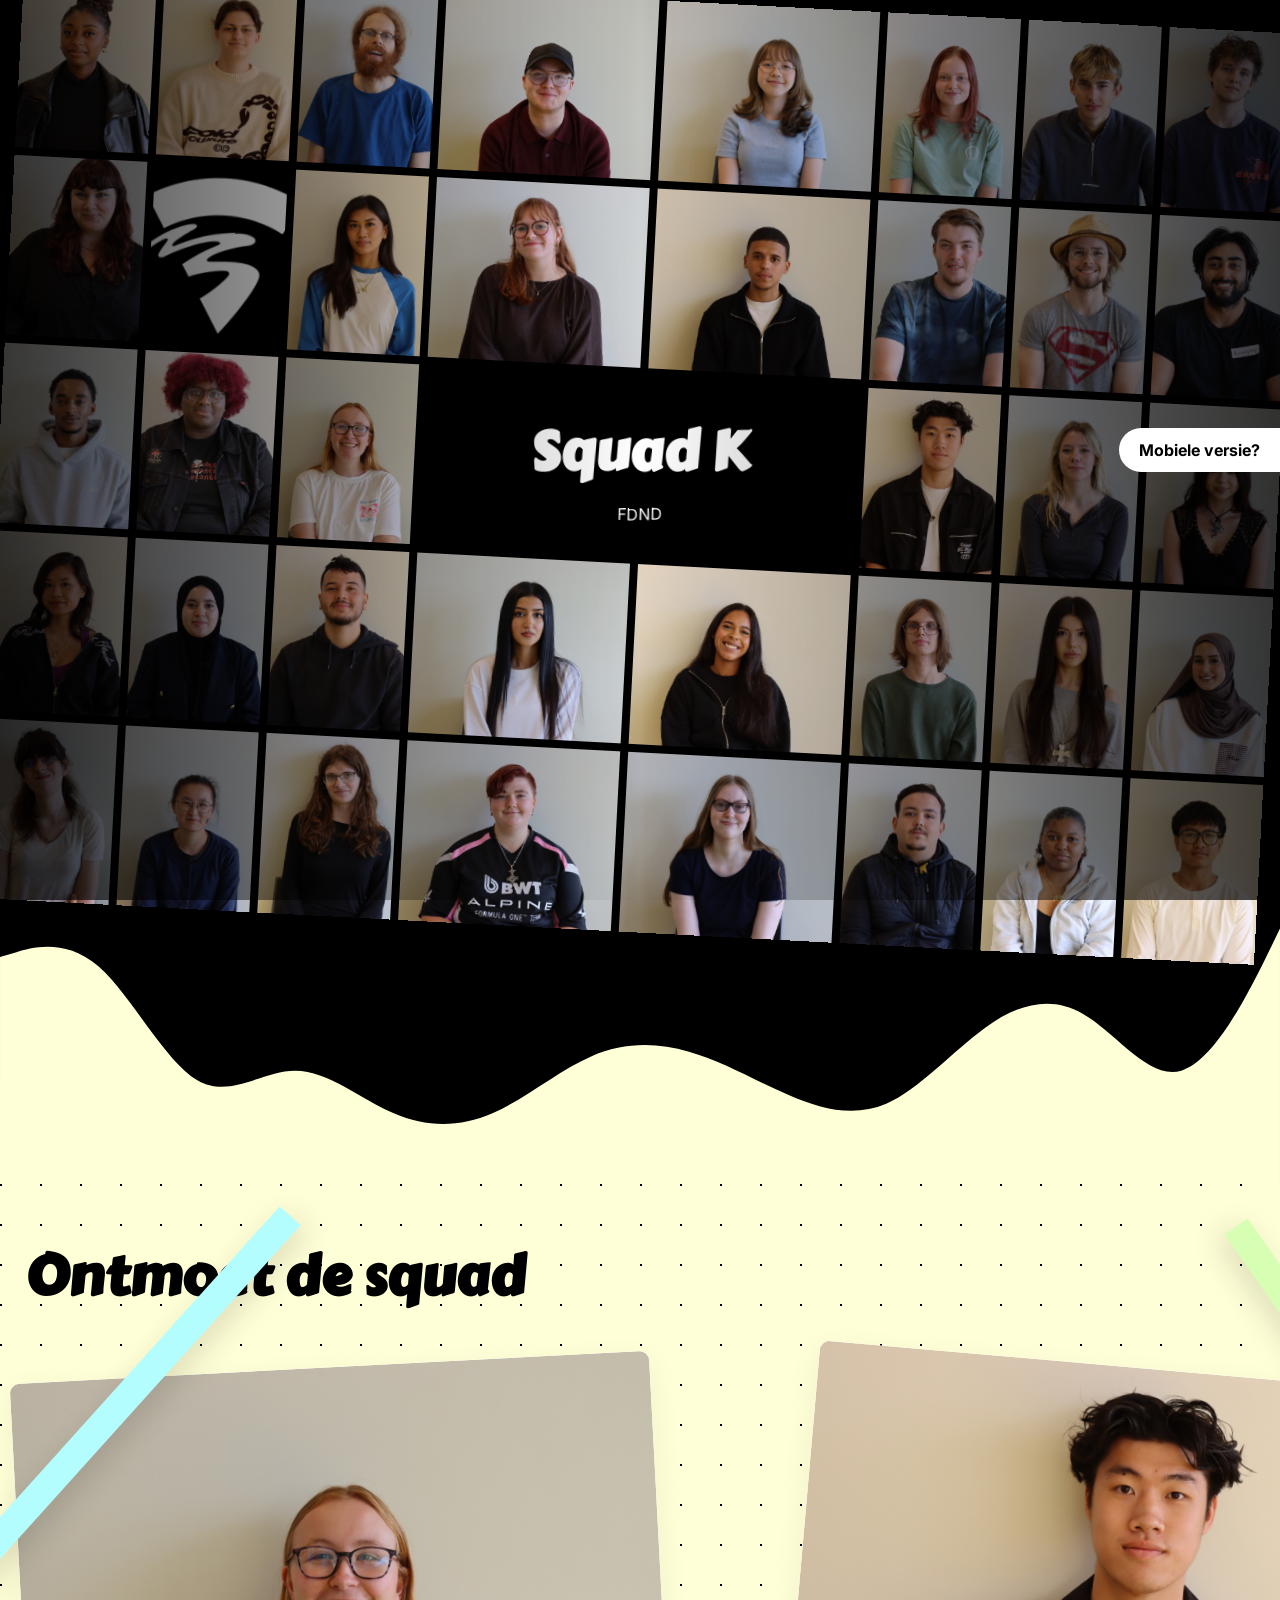
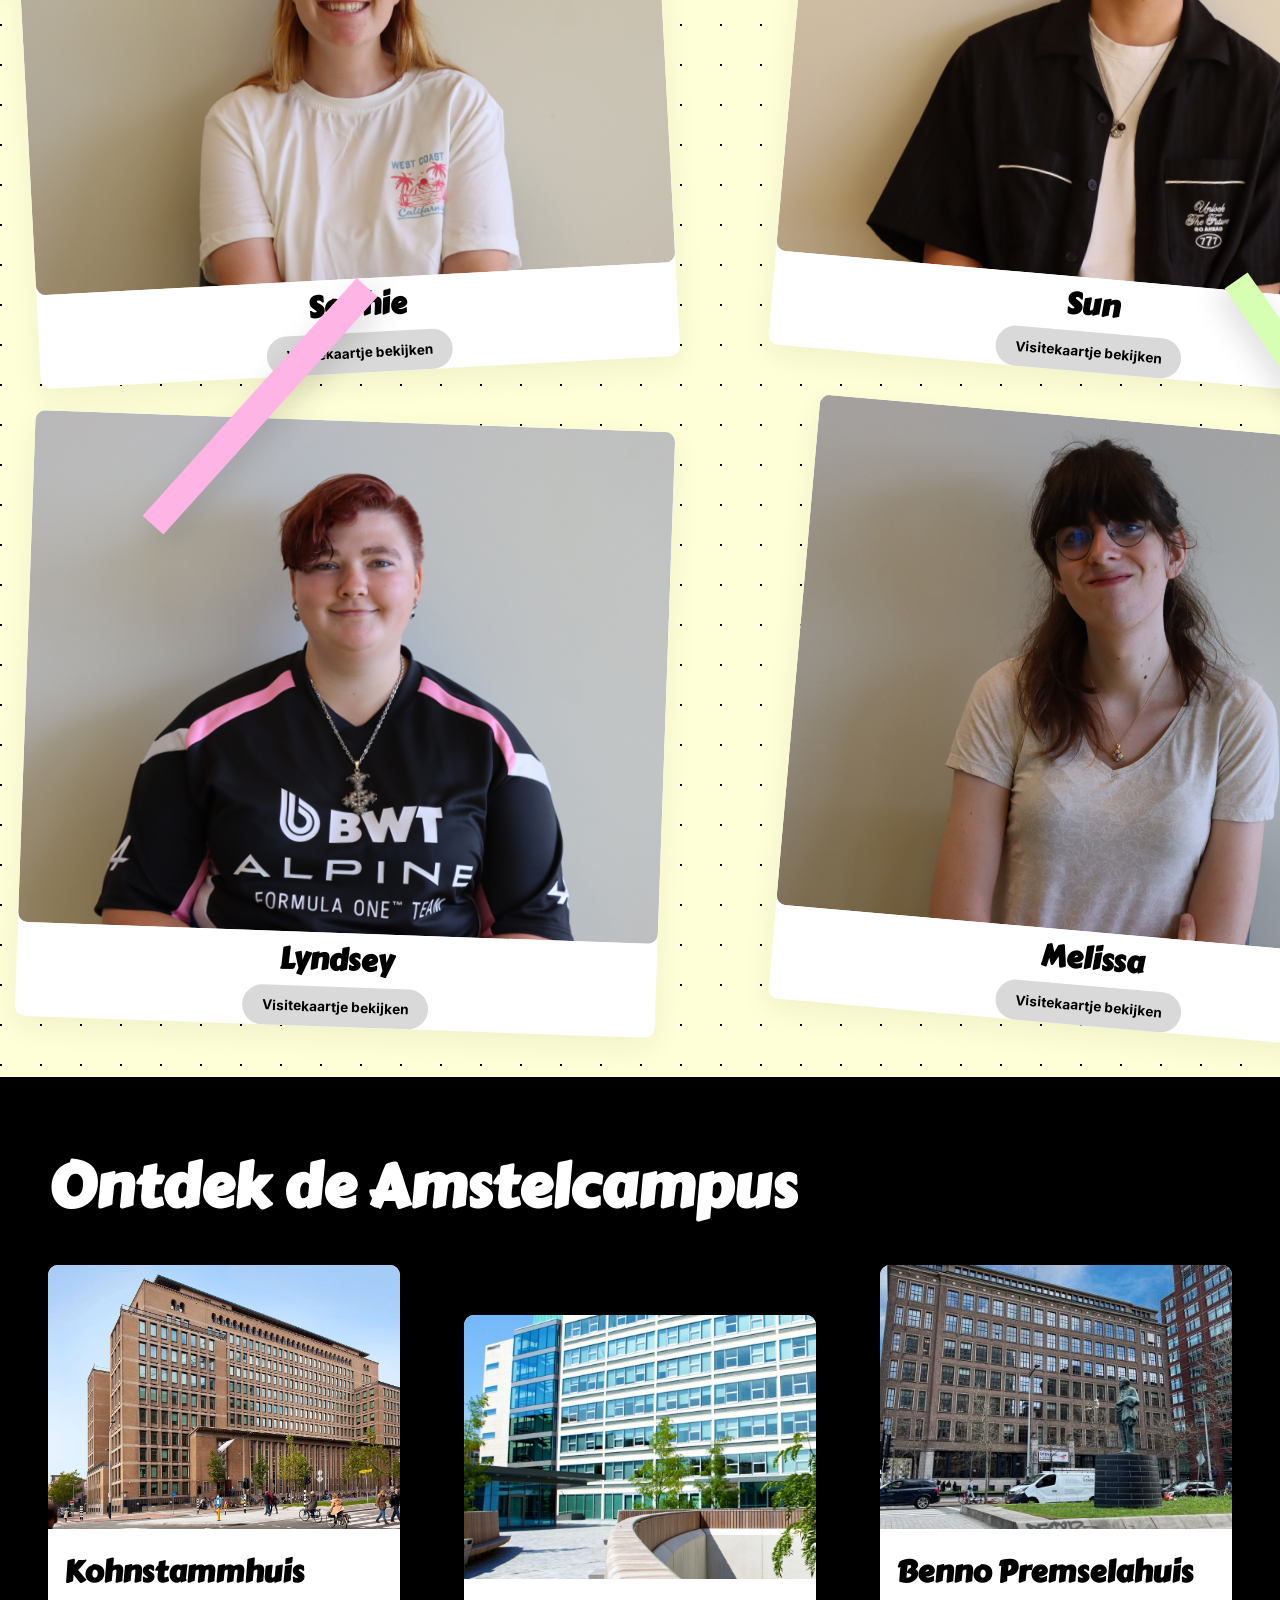
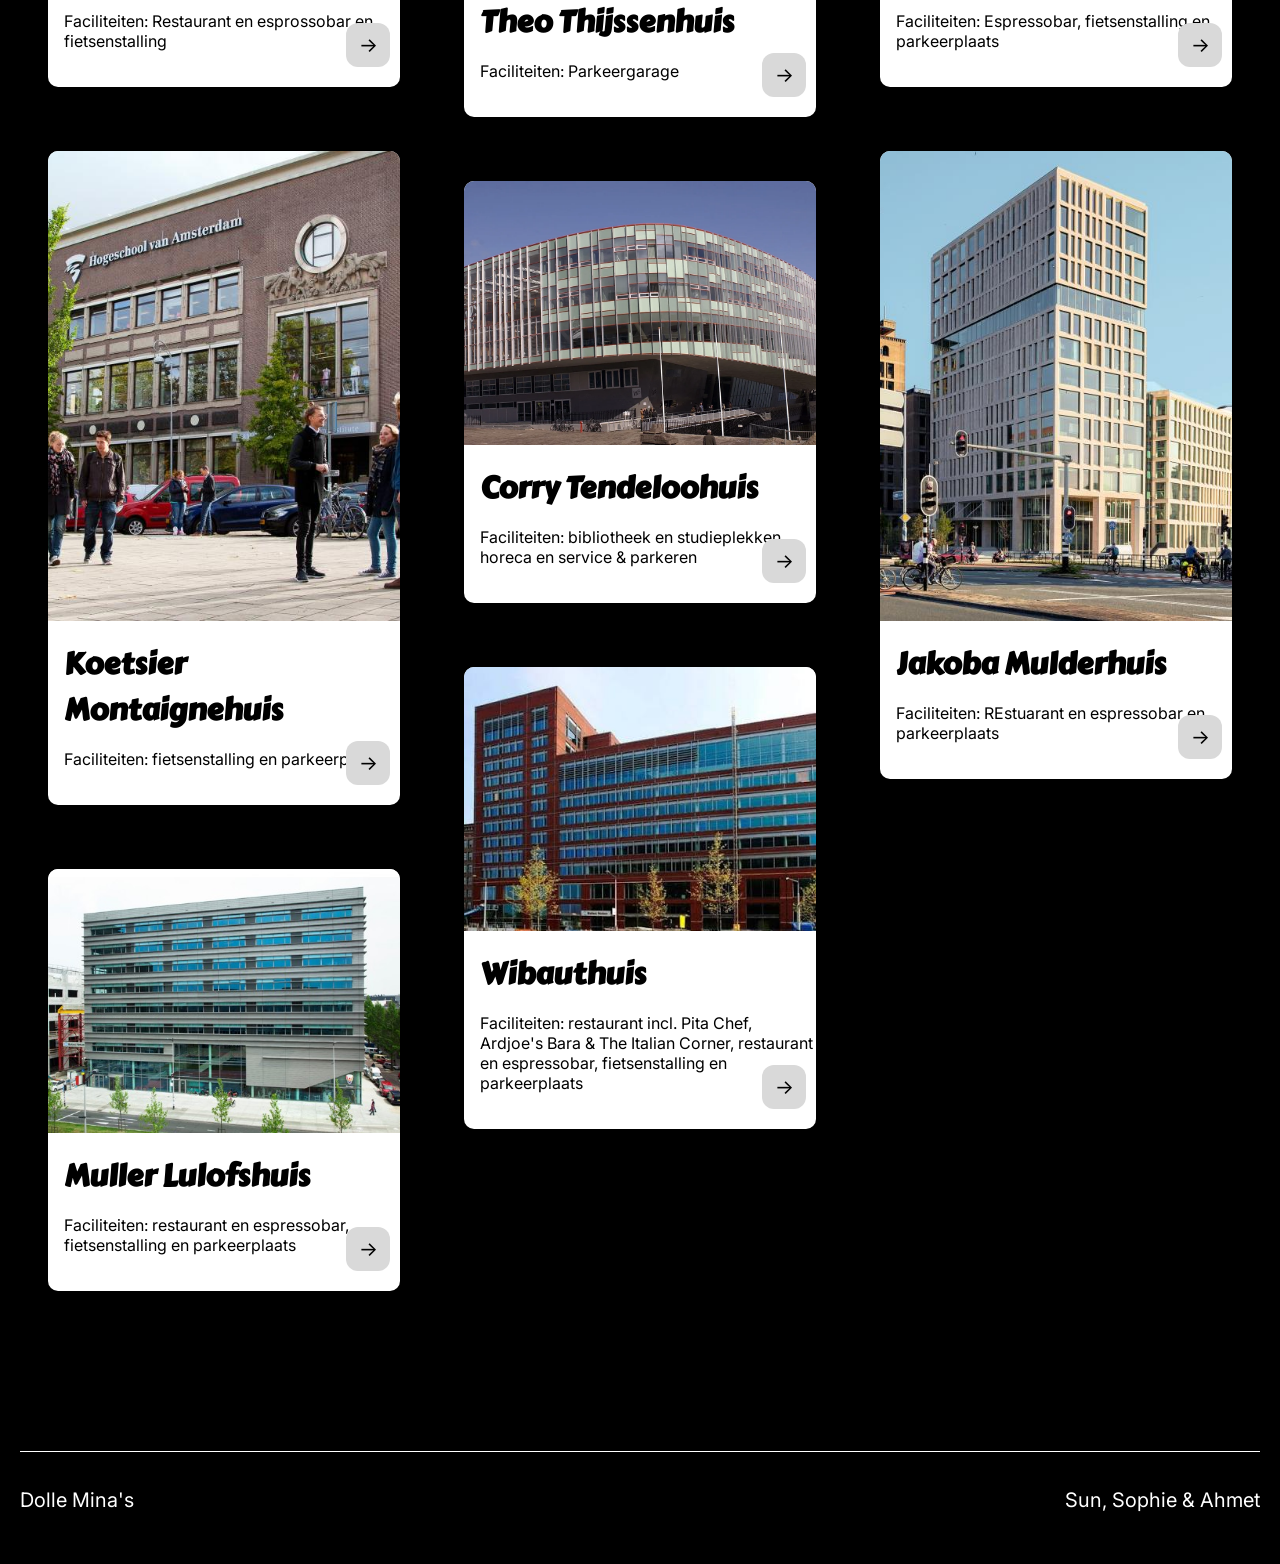
<file: index.html>
<!DOCTYPE html>
<html lang="nl">
<head>
    <meta charset="UTF-8">
    <meta name="viewport" content="width=device-width, initial-scale=1.0">
    <link rel="preconnect" href="https://fonts.googleapis.com">
    <link rel="preconnect" href="https://fonts.gstatic.com" crossorigin>
    <link href="https://fonts.googleapis.com/css2?family=Carter+One&family=Inter:ital,opsz,wght@0,14..32,100..900;1,14..32,100..900&display=swap" rel="stylesheet">
    <link rel="stylesheet" href="styles/style.css">
    <title>Your Tribe Squad Page</title>
</head>
<body>
    <main>
        <section class="hero-banner">
            <div class="hero-banner-container">
                <img src="assets/Jarellsa.jpg" alt="">
                <img src="assets/Jesper.jpg" alt="">
                <img src="assets/Joost.jpg" alt="">
                <img src="assets/Justin.jpg" alt="">
                <img src="assets/Lyanne.jpg" alt="">
                <img src="assets/Lou.jpg" alt="">
                <img src="assets/Sam.jpg" alt="">
                <img src="assets/Rick.jpg" alt="">
                <img src="assets/Loïs.jpg" alt="">
                <img src="assets/Hva.png" alt="">
                <img src="assets/Miriale.jpg" alt="">
                <img src="assets/Rosa.jpg" alt="">
                <img src="assets/Younes.jpg" alt="">
                <img src="assets/Wesley.jpg" alt="">
                <img src="assets/David.jpg" alt="">
                <img src="assets/Bounyad.jpg" alt="">
                <img src="assets/Yigal.jpg" alt="">
                <img src="assets/Rowynn.jpg" alt="">
                <img src="assets/Sophie.jpg" alt="">
                <hgroup>
                    <h1>Squad K</h1>
                    <p>FDND</p>
                </hgroup>
                <img src="assets/Ahmet.jpg" alt="">
                <img src="assets/Britt.jpg" alt="">
                <img src="assets/Beyza.jpg" alt="">
                <img src="assets/Noey.jpg" alt="">
                <img src="assets/Rayhana.jpg" alt="">
                <img src="assets/Sun.jpg" alt="">
                <img src="assets/Chahed.jpg" alt="">
                <img src="assets/Queeny.jpg" alt="">
                <img src="assets/Thijs.jpg" alt="">
                <img src="assets/Rabia.jpg" alt="">
                <img src="assets/Hajar.jpg" alt="">
                <img src="assets/Melissa.jpg" alt="">
                <img src="assets/Aya.jpg" alt="">
                <img src="assets/Savannah.jpg" alt="">
                <img src="assets/Lyndsey.jpg" alt="">
                <img src="assets/Celeste.jpg" alt="">
                <img src="assets/Sami.jpg" alt="">
                <img src="assets/Aliya.jpg" alt="">
                <img src="assets/Mika.jpg" alt="">
            </div>
            <div class="qr-code-container">
                <p>Mobiele versie?</p>
                <img class="qr-code" src="assets/qr-code.png" aria-label="QR code naar de website">
            </div>
        </section>
        <svg xmlns="http://www.w3.org/2000/svg" viewBox="0 0 1440 320" class="visitekaartje-divider"><path fill="#FFFFD7" fill-opacity="1" d="M0,64L18.5,58.7C36.9,53,74,43,111,74.7C147.7,107,185,181,222,202.7C258.5,224,295,192,332,192C369.2,192,406,224,443,240C480,256,517,256,554,240C590.8,224,628,192,665,176C701.5,160,738,160,775,170.7C812.3,181,849,203,886,218.7C923.1,235,960,245,997,229.3C1033.8,213,1071,171,1108,144C1144.6,117,1182,107,1218,128C1255.4,149,1292,203,1329,192C1366.2,181,1403,107,1422,69.3L1440,32L1440,320L1421.5,320C1403.1,320,1366,320,1329,320C1292.3,320,1255,320,1218,320C1181.5,320,1145,320,1108,320C1070.8,320,1034,320,997,320C960,320,923,320,886,320C849.2,320,812,320,775,320C738.5,320,702,320,665,320C627.7,320,591,320,554,320C516.9,320,480,320,443,320C406.2,320,369,320,332,320C295.4,320,258,320,222,320C184.6,320,148,320,111,320C73.8,320,37,320,18,320L0,320Z"></path></svg>
        <section class="cards-section">
            <div class="cards-section-wrapper">
                <div class="cards-section-container row">
                    <h2>Ontmoet de squad</h2>
                    <article class="cards-first-row">
                        <figure>
                            <div>
                              <img src="assets/Sophie.jpg" alt="">
                              <img src="assets/Visitekaartjes/SP%20Sophie.png" alt="">
                            </div>
                            <h3>Sophie</h3>
                            <a href="https://sophieediepenmaat.github.io/your-tribe-profile-card/" target="_blank" aria-label="Visitekaartje van Sophie openen">Visitekaartje bekijken</a>
                        </figure>
                        <figure>
                            <div>
                              <img src="assets/Sun.jpg" alt="">
                              <img src="assets/Visitekaartjes/SP%20Sun.png" alt="">
                            </div>
                            <h3>Sun</h3>
                            <a href="https://stldevelopment.github.io/your-tribe-profile-card/" target="_blank" aria-label="Visitekaartje van Sun openen">Visitekaartje bekijken</a>
                        </figure>
                        <figure>
                            <div>
                              <img src="assets/Ahmet.jpg" alt="">
                              <img src="assets/Visitekaartjes/SP%20Ahmet.png" alt="">
                            </div>
                            <h3>Ahmet</h3>
                            <a href="https://temhasene.github.io/your-tribe-profile-card/" target="_blank" aria-label="Visitekaartje van Ahmet openen">Visitekaartje bekijken</a>
                        </figure>
                        <figure>
                            <div>
                              <img src="assets/Aliya.jpg" alt="">
                              <img src="assets/Visitekaartjes/SP%20Aliya.png" alt="">
                            </div>
                            <h3>Aliya</h3>
                            <a href="https://aliyaharding.github.io/your-tribe-profile-card/" target="_blank" aria-label="Visitekaartje van Aliya openen">Visitekaartje bekijken</a>
                        </figure>
                        <figure>
                            <div>
                              <img src="assets/Aya.jpg" alt="">
                              <img src="assets/Visitekaartjes/SP%20Aya.png" alt="">
                            </div>
                            <h3>Aya</h3>
                            <a href="https://ayalefevere.github.io/your-tribe-profile-card/" target="_blank" aria-label="Visitekaartje van Aya openen">Visitekaartje bekijken</a>
                        </figure>
                        <figure>
                            <div>
                              <img src="assets/Beyza.jpg" alt="">
                              <img src="assets/Visitekaartjes/SP%20Beyza.png" alt="">
                            </div>
                            <h3>Beyza</h3>
                            <a href="https://beyzaarkan.github.io/your-tribe-profile-card/" target="_blank" aria-label="Visitekaartje van Beyza openen">Visitekaartje bekijken</a>
                        </figure>
                        <figure>
                            <div>
                              <img src="assets/Britt.jpg" alt="">
                              <img src="assets/Visitekaartjes/SP%20Britt.png" alt="">
                            </div>
                            <h3>Britt</h3>
                            <a href="https://brittvegt.github.io/your-tribe-profile-card/" target="_blank" aria-label="Visitekaartje van Britt openen">Visitekaartje bekijken</a>
                        </figure>
                        <figure>
                            <div>
                              <img src="assets/Celeste.jpg" alt="">
                              <img src="assets/Visitekaartjes/SP%20Celeste.png" alt="">
                            </div>
                            <h3>Celeste</h3>
                            <a href="https://celeste0012.github.io/your-tribe-profile-card/" target="_blank" aria-label="Visitekaartje van Celeste openen">Visitekaartje bekijken</a>
                        </figure>
                        <figure>
                            <div>
                              <img src="assets/Chahed.jpg" alt="">
                              <img src="assets/Visitekaartjes/SP%20Chahed.png" alt="">
                            </div>
                            <h3>Chahed</h3>
                            <a href="https://chahedddd.github.io/your-tribe-profile-card/" target="_blank" aria-label="Visitekaartje van Chahed openen">Visitekaartje bekijken</a>
                        </figure>
                        <figure>
                            <div>
                              <img src="assets/David.jpg" alt="">
                              <img src="assets/Visitekaartjes/SP%20David.png" alt="">
                            </div>
                            <h3>David</h3>
                            <a href="https://davidoo379.github.io/your-tribe-profile-card/" target="_blank" aria-label="Visitekaartje van David openen">Visitekaartje bekijken</a>
                        </figure>
                        <figure>
                            <div>
                              <img src="assets/Hajar.jpg" alt="">
                              <img src="assets/Visitekaartjes/SP%20Hajar.png" alt="">
                            </div>
                            <h3>Hajar</h3>
                            <a href="https://h-mti.github.io/your-tribe-profile-card/" target="_blank" aria-label="Visitekaartje van Hajar openen">Visitekaartje bekijken</a>
                        </figure>
                        <figure>
                            <div>
                              <img src="assets/Jarellsa.jpg" alt="">
                              <img src="assets/Visitekaartjes/SP%20Jarellsa.png" alt="">
                            </div>
                            <h3>Jarellsa</h3>
                            <a href="https://js5603.github.io/your-tribe-profile-card/" target="_blank" aria-label="Visitekaartje van Jarellsa openen">Visitekaartje bekijken</a>
                        </figure>
                        <figure>
                            <div>
                              <img src="assets/Jesper.jpg" alt="">
                              <img src="assets/Visitekaartjes/SP%20Jesper.webp" alt="">
                            </div>
                            <h3>Jesper</h3>
                            <a href="https://jesperkoning1.github.io/your-tribe-profile-card/" target="_blank" aria-label="Visitekaartje van Jesper openen">Visitekaartje bekijken</a>
                        </figure>
                        <figure>
                            <div>
                              <img src="assets/Joost.jpg" alt="">
                              <img src="assets/Visitekaartjes/SP%20Joost.png" alt="">
                            </div>
                            <h3>Joost</h3>
                            <a href="https://s2108887.github.io/your-tribe-profile-card/" target="_blank" aria-label="Visitekaartje van Joost openen">Visitekaartje bekijken</a>
                        </figure>
                        <figure>
                            <div>
                              <img src="assets/Justin.jpg" alt="">
                              <img src="assets/Visitekaartjes/SP%20Justin.png" alt="">
                            </div>
                            <h3>Justin</h3>
                            <a href="https://justinverbon1234.github.io/your-tribe-profile-card/" target="_blank" aria-label="Visitekaartje van Justin openen">Visitekaartje bekijken</a>
                        </figure>
                        <figure>
                            <div>
                              <img src="assets/Loïs.jpg" alt="">
                              <img src="assets/Visitekaartjes/SP%20Lois.png" alt="">
                            </div>
                            <h3>Loïs</h3>
                            <a href="https://loisaantjes.github.io/your-tribe-profile-card/" target="_blank" aria-label="Visitekaartje van Loïs openen">Visitekaartje bekijken</a>
                        </figure>
                        <figure>
                            <div>
                              <img src="assets/Lou.jpg" alt="">
                              <img src="assets/Visitekaartjes/SP%20Lou.png" alt="">
                            </div>
                            <h3>Lou</h3>
                            <a href="https://louavb.github.io/your-tribe-profile-card/" target="_blank" aria-label="Visitekaartje van Lou openen">Visitekaartje bekijken</a>
                        </figure>
                        <figure>
                            <div>
                              <img src="assets/Lyanne.jpg" alt="">
                              <img src="assets/Visitekaartjes/SP%20Lyanne.png" alt="">
                            </div>
                            <h3>Lyanne</h3>
                            <a href="https://lyannebos.github.io/your-tribe-profile-card/" target="_blank" aria-label="Visitekaartje van Lyanne openen">Visitekaartje bekijken</a>
                        </figure>
                    </article>
                    <article class="cards-second-row">
                        <figure>
                            <div>
                              <img src="assets/Lyndsey.jpg" alt="">
                              <img src="assets/Visitekaartjes/SP%20Lyndsey.png" alt="">
                            </div>
                            <h3>Lyndsey</h3>
                            <a href="https://lyndsey07.github.io/your-tribe-profile-card/" target="_blank" aria-label="Visitekaartje van Lyndsey openen">Visitekaartje bekijken</a>
                        </figure>
                        <figure>
                            <div>
                              <img src="assets/Melissa.jpg" alt="">
                              <img src="assets/Visitekaartjes/SP%20Melissa.png" alt="">
                            </div>
                            <h3>Melissa</h3>
                            <a href="https://melis5016.github.io/your-tribe-profile-card/" target="_blank" aria-label="Visitekaartje van Melissa openen">Visitekaartje bekijken</a>
                        </figure>
                        <figure>
                            <div>
                              <img src="assets/Mika.jpg" alt="">
                              <img src="assets/Visitekaartjes/SP%20Mika.png" alt="">
                            </div>
                            <h3>Mika</h3>
                            <a href="https://mikahartono007.github.io/your-tribe-profile-card/" target="_blank" aria-label="Visitekaartje van Mika openen">Visitekaartje bekijken</a>
                        </figure>
                        <figure>
                            <div>
                              <img src="assets/Miriale.jpg" alt="">
                              <img src="assets/Visitekaartjes/SP%20Miriale.png" alt="">
                            </div>
                            <h3>Miriale</h3>
                            <a href="https://m1riale.github.io/your-tribe-profile-card/" target="_blank" aria-label="Visitekaartje van Miriale openen">Visitekaartje bekijken</a>
                        </figure>
                        <figure>
                            <div>
                              <img src="assets/Noey.jpg" alt="">
                              <img src="assets/Visitekaartjes/SP%20Noey.png" alt="">
                            </div>
                            <h3>Noey</h3>
                            <a href="https://noeyoo26.github.io/your-tribe-profile-card/" target="_blank" aria-label="Visitekaartje van Noey openen">Visitekaartje bekijken</a>
                        </figure>
                        <figure>
                            <div>
                              <img src="assets/Queeny.jpg" alt="">
                              <img src="assets/Visitekaartjes/SP%20Queeny.png" alt="">
                            </div>
                            <h3>Queeny</h3>
                            <a href="https://queeny2003.github.io/your-tribe-profile-card/" target="_blank" aria-label="Visitekaartje van Queeny openen">Visitekaartje bekijken</a>
                        </figure>
                        <figure>
                            <div>
                              <img src="assets/Rabia.jpg" alt="">
                              <img src="assets/Visitekaartjes/SP%20Rabia.png" alt="">
                            </div>
                            <h3>Rabia</h3>
                            <a href="https://rabiaarkan.github.io/your-tribe-profile-card/" target="_blank" aria-label="Visitekaartje van Rabia openen">Visitekaartje bekijken</a>
                        </figure>
                        <figure>
                            <div>
                              <img src="assets/Rayhana.jpg" alt="">
                              <img src="assets/Visitekaartjes/SP%20Rayhana.png" alt="">
                            </div>
                            <h3>Rayhana</h3>
                            <a href="https://rayhana7.github.io/your-tribe-profile-card/" target="_blank" aria-label="Visitekaartje van Rayhana openen">Visitekaartje bekijken</a>
                        </figure>
                        <figure>
                            <div>
                              <img src="assets/Rick.jpg" alt="">
                              <img src="assets/Visitekaartjes/SP%20Rick.png" alt="">
                            </div>
                            <h3>Rick</h3>
                            <a href="https://rickd377.github.io/your-tribe-profile-card/" target="_blank" aria-label="Visitekaartje van Rick openen">Visitekaartje bekijken</a>
                        </figure>
                        <figure>
                            <div>
                              <img src="assets/Rosa.jpg" alt="">
                              <img src="assets/Visitekaartjes/SP%20Rosa.png" alt="">
                            </div>
                            <h3>Rosa</h3>
                            <a href="https://rosavandenbos.github.io/your-tribe-profile-card/" target="_blank" aria-label="Visitekaartje van Rosa openen">Visitekaartje bekijken</a>
                        </figure>
                        <figure>
                            <div>
                              <img src="assets/Rowynn.jpg" alt="">
                              <img src="assets/Visitekaartjes/SP%20Rowynn.png" alt="">
                            </div>
                            <h3>Rowynn</h3>
                            <a href="https://rowynn-eu.github.io/fdnd-profile-card/" target="_blank" aria-label="Visitekaartje van Rowynn openen">Visitekaartje bekijken</a>
                        </figure>
                        <figure>
                            <div>
                              <img src="assets/Sam.jpg" alt="">
                              <img src="assets/Visitekaartjes/SP%20Sam.png" alt="">
                            </div>
                            <h3>Sam</h3>
                            <a href="https://sambalsamss.github.io/your-tribe-profile-card/" target="_blank" aria-label="Visitekaartje van Sam openen">Visitekaartje bekijken</a>
                        </figure>
                        <figure>
                            <div>
                              <img src="assets/Sami.jpg" alt="">
                              <img src="assets/Visitekaartjes/SP%20Sami.png" alt="">
                            </div>
                            <h3>Sami</h3>
                            <a href="https://samielb.github.io/your-tribe-profile-card/" target="_blank" aria-label="Visitekaartje van Sami openen">Visitekaartje bekijken</a>
                        </figure>
                        <figure>
                            <div>
                              <img src="assets/Savannah.jpg" alt="">
                              <img src="assets/Visitekaartjes/SP%20Savannah.png" alt="">
                            </div>
                            <h3>Savannah</h3>
                            <a href="https://savannahvdheld.github.io/your-tribe-profile-card/" target="_blank" aria-label="Visitekaartje van Savannah openen">Visitekaartje bekijken</a>
                        </figure>
                        <figure>
                            <div>
                              <img src="assets/Thijs.jpg" alt="">
                              <img src="assets/Visitekaartjes/SP%20Thijs.png" alt="">
                            </div>
                            <h3>Thijs</h3>
                            <a href="" target="_blank" aria-label="Visitekaartje van Thijs openen">Visitekaartje bekijken</a>
                        </figure>
                        <figure>
                            <div>
                              <img src="assets/Wesley.jpg" alt="">
                              <img src="assets/Visitekaartjes/SP%20Wesley.png" alt="">
                            </div>
                            <h3>Wesley</h3>
                            <a href="https://toonicwesley.github.io/your-tribe-profile-card/" target="_blank" aria-label="Visitekaartje van Wesley openen">Visitekaartje bekijken</a>
                        </figure>
                        <figure>
                            <div>
                              <img src="assets/Yigal.jpg" alt="">
                              <img src="assets/Visitekaartjes/SP%20Yigal.webp" alt="">
                            </div>
                            <h3>Yigal</h3>
                            <a href="https://yigalr8.github.io/i-love-web/" target="_blank" aria-label="Visitekaartje van Younes openen">Visitekaartje bekijken</a>
                        </figure>
                        <figure>
                            <div>
                              <img src="assets/Younes.jpg" alt="">
                              <img src="assets/Visitekaartjes/SP%20Younes.png" alt="">
                            </div>
                            <h3>Younes</h3>
                            <a href="https://youneselkharraz.github.io/i-love-web/" target="_blank" aria-label="Visitekaartje van Younes openen">Visitekaartje bekijken</a>
                        </figure>
                    </article>
                </div>
            </div>
        </section>
        <section class="amstelcampus">
        <h2> Ontdek de Amstelcampus</h2>
        <div class="gebouwen">
            <div class="gebouwen-kolom1">
                <article>
                    <img class="breed" src="assets/Amstelcampus/kohnstammhuis.webp" alt="" >
                    <h3> Kohnstammhuis </h3>
                    <p> Faciliteiten: Restaurant en esprossobar en fietsenstalling </p>
                    <a href="https://www.hva.nl/locaties/kohnstammhuis" target="_blank"> -> </a>
                </article>
                <article>
                    <img class="hoog" src="assets/Amstelcampus/koetsier-montaignehuis.jpg" alt="" >
                    <h3> Koetsier Montaignehuis </h3>
                    <p>  Faciliteiten: fietsenstalling en parkeerplaats </p>
                    <a href="https://www.hva.nl/locaties/koetsier-montaignehuis" target="_blank"> -> </a>
                </article>
                <article>
                    <img class="breed" src="assets/Amstelcampus/muller-lulofshuis.jpg" alt="" >
                    <h3> Muller Lulofshuis </h3>
                    <p>  Faciliteiten: restaurant en espressobar, fietsenstalling en parkeerplaats </p>
                    <a href="https://www.hva.nl/locaties/muller-lulofshuis" target="_blank"> -> </a>
                </article>
            </div>
            <div class="gebouwen-kolom2">
                <article>
                    <img class="breed" src="assets/Amstelcampus/theo-thijsenhuis.jpg" alt="" >
                    <h3> Theo Thijssenhuis </h3>
                    <p>  Faciliteiten: Parkeergarage </p>
                    <a href="https://www.hva.nl/locaties/theo-thijssenhuis" target="_blank"> -> </a>
                </article>
                <article>
                    <img class="breed" src="assets/Amstelcampus/corry-tendeloohuis.webp" alt="" >
                    <h3> Corry Tendeloohuis </h3>
                    <p>  Faciliteiten: bibliotheek en studieplekken, <br> horeca en service & parkeren </p>
                    <a href="https://www.hva.nl/locaties/corry-tendeloohuis" target="_blank"> -> </a>
                </article>

                <article>
                    <img class="breed" src="assets/Amstelcampus/wibauthuis.jpg" alt="" >
                    <h3> Wibauthuis </h3>
                    <p>  Faciliteiten: restaurant incl. Pita Chef, <br> Ardjoe's Bara & The Italian Corner, restaurant <br> en espressobar, fietsenstalling en <br> parkeerplaats</p>
                    <a href="https://www.hva.nl/locaties/wibauthuis" target="_blank"> -> </a>
                </article>
            </div>
            <div class="gebouwen-kolom3">
                <article>
                    <img class="breed" src="assets/Amstelcampus/Benno-premselahuis.jpg" alt="" >
                    <h3> Benno Premselahuis </h3>
                    <p>  Faciliteiten: Espressobar, fietsenstalling en parkeerplaats </p>
                    <a href="https://www.hva.nl/locaties/benno-premselahuis" target="_blank"> -> </a>
                </article>

                <article>
                    <img class="hoog" src="assets/Amstelcampus/jakoba-mulderhuis.jpg" alt="" >
                    <h3> Jakoba Mulderhuis </h3>
                    <p>  Faciliteiten: REstuarant en espressobar en parkeerplaats </p>
                    <a href="https://www.hva.nl/locaties/jakoba-mulderhuis" target="_blank"> -> </a>
                </article>
            </div>
        </div>
    </section>  
     <footer class="footer">
        <div class="footer-content">
            <p>Dolle Mina's</p>
            <p>Sun, Sophie & Ahmet</p>
        </div>
    </footer>
    </main>
</body>
</html>
</file>
<file: styles/style.css>
html {
    font-family: "Inter", sans-serif;
    scroll-snap-type: y proximity;
    overflow-x: clip;
    overflow-y: scroll;
    scroll-behavior: smooth;
}

h1, h2, h3, h4, h5, h6 {
    font-family: "Carter One", system-ui;
}

main {
    display: flex;
    flex-direction: column;
}

main > *:not(.hero-banner) {
    z-index: 2;
}

body {
    margin: unset;
    background-color: black;
}

/* Algemene layout */
.row {
    max-width: 1300px;
    width: 100%;
    margin: 0 auto;
    padding: 0 20px;
}

/* Afbeeldingen hero */
.hero-banner {
    min-height: 100lvh;
}

.hero-banner:after {
    content: '';
    height: 100%;
    width: 100%;
    position: fixed;
    top: 0;
    left: 0;
    background: linear-gradient(90deg,rgba(0, 0, 0, .75) 0%, rgba(0, 0, 0, 0) 50%, rgba(0, 0, 0, .75) 100%);
    z-index: 1;
}

.hero-banner-container {
    position: fixed;
    display: grid;
    grid-template-areas:
    'jarellsa jesper joost justin lyanne lou sam rick'
    'lois hva miriale rosa younes wesley david bounyad'
    'yigal rowynn sophie text text sun britt beyza'
    'noey rayhana ahmet chahed queeny thijs rabia hajar'
    'melissa aya savannah lyndsey celeste sami aliya mika';
    grid-gap: .5rem;
    height: 100%;
    background-color: black;
    transform: rotate(3deg);

    @media (width < 48rem) {
        grid-template-areas:
        'jarellsa jesper joost justin lyanne lou sam rick'
        'lois hva miriale rosa younes wesley david bounyad'
        'yigal rowynn sophie sophie sun sun britt beyza'
        'noey rayhana ahmet chahed queeny thijs rabia hajar'
        'melissa aya savannah lyndsey celeste sami aliya mika';
        grid-gap: .15rem;
    }
}

.hero-banner-container img {
    height: calc(100lvh / 5);
    width: 100%;
    object-fit: cover;
    &[src*="Jarellsa"] {grid-area: jarellsa;}
    &[src*="Jesper"] {grid-area: jesper;}
    &[src*="Joost"] {grid-area: joost;}
    &[src*="Justin"] {grid-area: justin;}
    &[src*="Lyanne"] {grid-area: lyanne;}
    &[src*="Lou"] {grid-area: lou;}
    &[src*="Sam"] {grid-area: sam;}
    &[src*="Rick"] {grid-area: rick;}
    &[src*="Loïs"] {grid-area: lois;}
    &[src*="Hva"] {grid-area: hva;}
    &[src*="Miriale"] {grid-area: miriale;}
    &[src*="Rosa"] {grid-area: rosa;}
    &[src*="Younes"] {grid-area: younes;}
    &[src*="Wesley"] {grid-area: wesley;}
    &[src*="David"] {grid-area: david;}
    &[src*="Bounyad"] {grid-area: bounyad;}
    &[src*="Yigal"] {grid-area: yigal;}
    &[src*="Rowynn"] {grid-area: rowynn;}
    &[src*="Sophie"] {grid-area: sophie;}
    &[src*="Ahmet"] {grid-area: ahmet;}
    &[src*="Britt"] {grid-area: britt;}
    &[src*="Beyza"] {grid-area: beyza;}
    &[src*="Noey"] {grid-area: noey;}
    &[src*="Rayhana"] {grid-area: rayhana;}
    &[src*="Sun"] {grid-area: sun;}
    &[src*="Chahed"] {grid-area: chahed;}
    &[src*="Queeny"] {grid-area: queeny;}
    &[src*="Thijs"] {grid-area: thijs;}
    &[src*="Rabia"] {grid-area: rabia;}
    &[src*="Hajar"] {grid-area: hajar;}
    &[src*="Melissa"] {grid-area: melissa;}
    &[src*="Aya"] {grid-area: aya;}
    &[src*="Savannah"] {grid-area: savannah;}
    &[src*="Lyndsey"] {grid-area: lyndsey;}
    &[src*="Celeste"] {grid-area: celeste;}
    &[src*="Sami"] {grid-area: sami;}
    &[src*="Aliya"] {grid-area: aliya;}
    &[src*="Mika"] {grid-area: mika;}
}

.hero-banner-container hgroup {
    grid-area: text;
    display: flex;
    flex-direction: column;
    align-items: center;
    justify-content: center;
    gap: 10px;
    transform: rotate(-3deg);

    & * {
        color: white;
    }

    @media (width < 48rem) {
        position: absolute;
        left: 50%;
        top: 50%;
        translate: -50% -50%;
        background-color: #00000090;
        width: 100%;
        padding: 5vh 20px;
        border-radius: 0 0 10px 10px;
    }
}

.hero-banner-container hgroup h1 {
    margin: 10px 0 0 0;
    font-size: clamp(2rem, 15.1751vw - 6.2746rem, 3.4375rem);
}

.hero-banner-container hgroup p {
    margin: 0 0 10px 0;
}

.qr-code-container {
    position: absolute;
    top: 50%;
    right: -10vw;
    translate: 0 -50%;
    display: flex;
    align-items: center;
    transition: .2s ease;
    z-index: 9;

    &:hover {
        right: 0;
    }

    @media (width < 48rem) {
        display: none;
    }
}

.qr-code-container p {
    font-size: 1rem;
    font-weight: bold;
    background-color: white;
    color: black;
    padding: 12px 20px;
    border-radius: 99px 0 0 99px;
}

.qr-code {
    width: 10vw;
    aspect-ratio: 1/1;
    display: block;
}

/* SVG shape divider */
.visitekaartje-divider {
    z-index: 1;
    position: relative;
}

/* Visitekaartjes */
.cards-section {
    background-color: #FFFFD7;
    background-image: radial-gradient(black 1px, transparent 0);
    background-size: 40px 40px;
    background-position: -19px -19px;
    z-index: 1;
    position: relative;
    display: flex;
    align-items: center;
    justify-content: center;
    scroll-snap-align: start;
    overflow: clip;

    @media (width > 80rem) {
        height: 100vh;
    }
}

.cards-section-wrapper {
    display: flex;
    justify-content: center;
    align-items: center;
    width: 100%;

    @media (width > 80rem) {
        transform: rotate(-90deg);
        overflow: scroll;
        height: 100vw;
        width: 100vh;
    }
}

.cards-section-container {
    margin: 0 auto;
    display: grid;
    grid-row-gap: 3rem;
    padding: 50px 25px;
    overflow: scroll;

    @media (width > 80rem) {
        transform: rotate(90deg);
        padding: 50px 20px;
        grid-row-gap: 2.75rem;
        overflow: unset;
    }
}

.cards-section h2 {
    margin: unset;
    font-size: clamp(2rem, 15.1751vw - 6.2746rem, 3.4375rem);
}

/* Direct parent container of cards */
.cards-section article {
    display: flex;
    gap: 4rem 3rem;

    @media (width > 48rem) {
        gap: 5rem 8rem;
    }

    @media (width > 80rem) {
        flex-wrap: nowrap;
        gap: 5rem;
        padding-right: 20vw;
    }
}

.cards-section figure {
    display: flex;
    flex-direction: column;
    align-items: center;
    justify-content: space-between;
    background-color: white;
    border-radius: 10px;
    margin: unset;
    transition: .4s;
    position: relative;
    width: 50vw;
    box-shadow: 0px 10px 30px #00000010;

    @media (width > 80rem) {
        aspect-ratio: 3/4;
        width: max(12rem, 12.5vw);
        border: 1.25rem solid white;
        border-bottom-width: 1rem;
    }

}

.cards-section figure div {
    display: flex;
    flex-wrap: nowrap;
    overflow: hidden;
}

.cards-section figure img {
    width: 100%;
    height: auto;
    aspect-ratio: 5/4;
    object-fit: cover;
    border-radius: 10px;
    transition: .4s;
}

.cards-section figure:hover img {
    translate: -100%;
}

.cards-section figure h3 {
    font-size: clamp(1.5rem, 5.4475vw - 1.6114rem, 1.875rem);
    margin: 1rem 0 .5rem;

    @media (width > 48rem) {
        margin: 4px 0;
    }
}

.cards-section figure a {
    font-weight: bold;
    font-size: .85rem;
    background-color: #D9D9D9;
    border: unset;
    padding: 12px 20px;
    border-radius: 99px;
    color: black;
    text-decoration: unset;
    transition: .3s;
    display: grid;

    &:hover {
        background-color: black;
        color: white;
    }

    @media (width < 48rem) {
        visibility: hidden;

        &::after {
            content: 'Meer lezen';
            font-size: .8rem;
            visibility: visible;
            background-color: #D9D9D9;
            display: block;
            padding: 12px 20px;
            max-width: fit-content;
            border-radius: 99px;
            margin: 0 auto;
            grid-area: 1/1;
        }
    }
}

/* Cards styling and tilting */
.cards-section .cards-first-row figure:nth-child(3n - 2),
.cards-section .cards-second-row figure:nth-child(3n) {
    rotate: -3deg;
    &:hover {
        rotate: -1deg;
    }

    &::before {
        content: '';
        width: 8rem;
        height: 2rem;
        display: block;
        position: absolute;
        top: -1.25rem;
        left: -1.25rem;
        background-color: #B4FDFF;
        box-shadow: 0px 10px 30px 0px #00000025;
        rotate: -45deg;
        z-index: 2;
        translate: -25% 50%;
    }

    @media (width > 48rem) {
        &::before {
            width: 80%;
            height: 1.75rem;
            translate: -25% 120%;
        }
    }
}

.cards-section .cards-first-row figure:nth-child(3n - 1),
.cards-section .cards-second-row figure:nth-child(3n - 1) {
    rotate: 5deg;
    &:hover {
        rotate: 2deg;
    }

    &::before {
        content: '';
        width: 9rem;
        height: 2rem;
        display: block;
        position: absolute;
        top: -1.25rem;
        right: -1.25rem;
        background-color: #D7FFB4;
        box-shadow: 0px 10px 30px 0px #00000025;
        rotate: 50deg;
        z-index: 2;
        translate: 30% 50%;
    }

    @media (width > 48rem) {
        &::before {
            width: 70%;
            height: 1.75rem;
            translate: 25% 100%;
        }
    }
}

.cards-section .cards-first-row figure:nth-child(3n),
.cards-section .cards-second-row figure:nth-child(3n - 2) {
    rotate: 2deg;
    &:hover {
        rotate: 0deg;
    }

    &::before {
        content: '';
        width: 6rem;
        height: 2rem;
        display: block;
        position: absolute;
        top: -1.25rem;
        left: 35%;
        background-color: #FFB4E6;
        box-shadow: 0px 10px 30px 0px #00000025;
        rotate: -50deg;
        z-index: 2;
        translate: -50% -10%;
    }

    @media (width > 48rem) {
        &::before {
            width: 50%;
            height: 1.75rem;
            translate: -50% -20%;
        }
    }
}

@media (width < 48rem) {
    .cards-section.cards-section article[class^="cards"] figure:before {
        content: unset;
    }
}

/* Sophie CSS import */
.amstelcampus {
    padding: 3rem;
    border-radius: 8px;
    padding-bottom: 8rem;
    background-color: black;
}

.amstelcampus h2 {
    color: white;   
    max-width: 1350px;
    margin: 0 auto;
    font-family: "Carter One", sans-serif;
    font-size: 60px;
    padding-top: 1rem;
    padding-bottom: 2rem;
}

.gebouwen {
    display: grid;
    grid-template-columns: repeat(3, 1fr);
    gap: 4rem;
    max-width: 1350px;
    margin: 0 auto;
}

.gebouwen-kolom1 {
    display: flex;
    flex-direction: column;
    gap: 4rem;
}

.gebouwen-kolom2 {
    display: flex;
    flex-direction: column;
    gap: 4rem;
    padding-top: 50px;
}

.gebouwen-kolom3 {
    display: flex;
    flex-direction: column;
    gap: 4rem;
}
.gebouwen img {
    width: 100%;
    object-fit: cover;
    border-radius: 10px 10px 0 0;
}

.gebouwen article {
    background-color: white;
    position: relative;
    border-radius: 10px;
    transition: .2s ease;
}

.gebouwen article:hover {
    rotate: -2deg;
}

.breed {
    aspect-ratio: 4 / 3;
}

.hoog {
    aspect-ratio: 3 / 4;
}

.gebouwen h3 {
    padding: 0 1rem;
    font-size: clamp(1.5rem, 5.4475vw - 1.6114rem, 1.875rem);
    margin: 1rem 0;
}

.gebouwen p {
    padding-left: 1rem;
    padding-bottom: 20px;
}

.gebouwen a {
    position: absolute;
    right: 10px;
    bottom: 20px;
    width: 2.75rem;
    aspect-ratio: 1/1;
    background-color: #D9D9D9;
    color: black;
    text-decoration: none;
    border-radius: 12px;
    display: flex;
    align-items: center;
    justify-content: center;
    font-size: 1.25rem;
    transition: .2s ease;
}

.gebouwen a:hover {
    background-color: black;
    color: #D9D9D9;
}

.footer {
    background-color: black;
    color: white;
    padding: 2rem 20px;
}

.footer-content {
    max-width: calc(1350px + 6rem);
    margin: 0 auto;

    display: flex;
    justify-content: space-between;

    border-top: 1px solid white;
    padding-top: 1rem;

    font-family: "Inter", sans-serif;
    font-size: 1.25rem;
}

@media (max-width: 48rem) {
    .amstelcampus {
        padding: 3rem 20px;
        padding-bottom: 2rem;
    }

    .amstelcampus h2 {
        max-width: none;
        font-size: 34px;
        line-height: 1.1;
        padding-top: 0.5rem;
        padding-bottom: 2rem;
    }

    .gebouwen {
        grid-template-columns: 1fr;
        max-width: none;
        gap: 2rem;
    }

    .gebouwen-kolom1,
    .gebouwen-kolom2,
    .gebouwen-kolom3 {
        gap: 2rem;
    }

    .gebouwen-kolom2 {
        padding-top: 0;
    }

    .gebouwen article {
        width: 100%;
    }

    .gebouwen p {
        font-size: 1rem;
        padding-bottom: 15px;
        padding-right: 45px;
    }

    .gebouwen a {
        width: 30px;
        height: 40px;
        right: 8px;
        bottom: 10px;
        font-size: 20px;
    }

    .gebouwen img {
        width: 100%;
        aspect-ratio: 4 / 3;
        object-fit: cover;
    }

    .footer {
        background-color: black;
        color: white;
        padding: 1rem 20px;
    }

    .footer-content {
        margin: 0 auto;

        display: flex;
        justify-content: space-between;

        border-top: 1px solid white;
        padding-top: 1rem;
        font-size: .8rem;
    }
        
}
</file>
